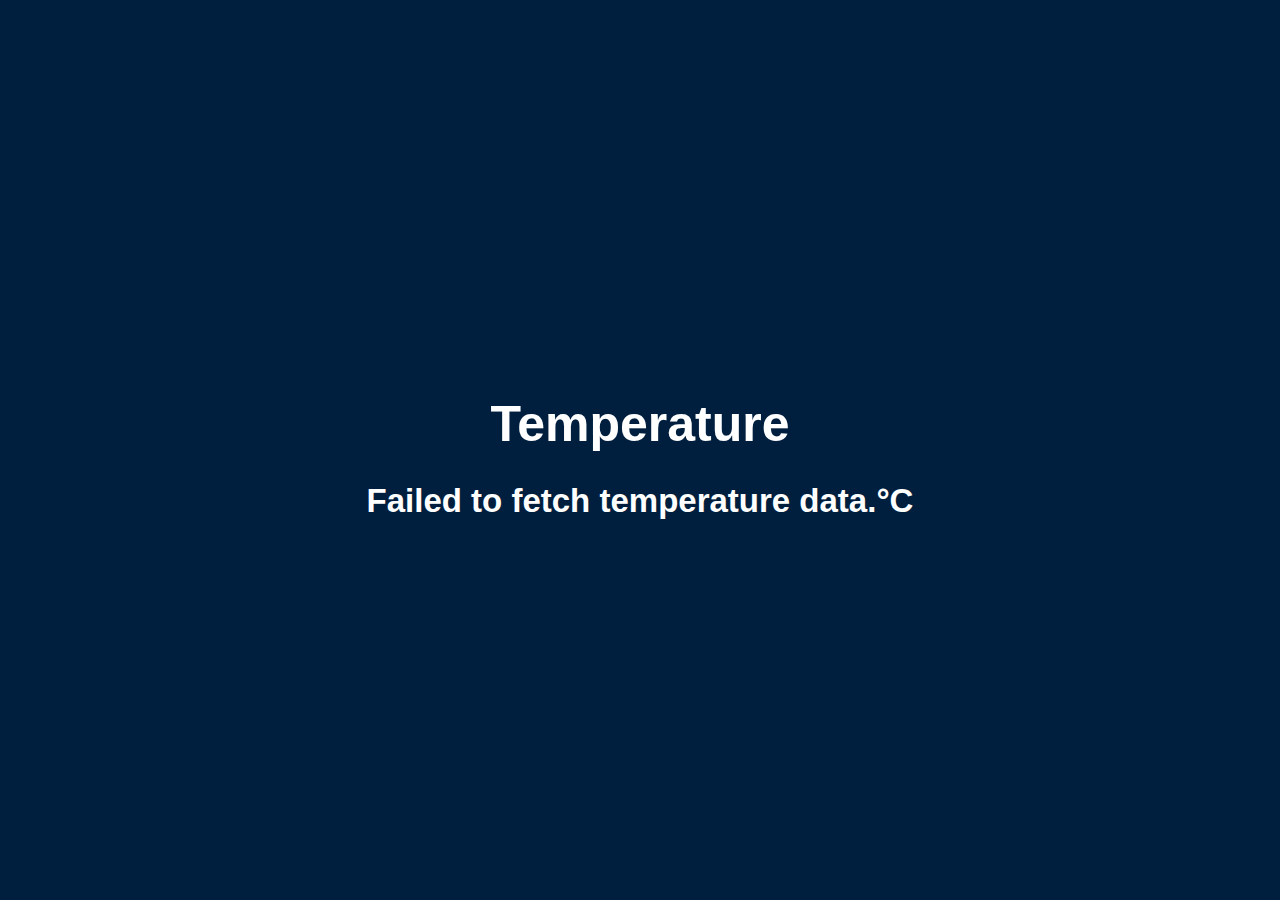
<file: index.html>
<!DOCTYPE html>
<html lang="en">
<head>
    <meta charset="UTF-8">
    <meta name="viewport" content="width=device-width, initial-scale=1.0">
    <title>Temperature</title>
    <link rel="stylesheet" href="styles.css">
</head>
<body>
    <div class="container">
        <h1>Temperature</h1><br>
        <div class="temperature-container"><br>
            <p><span id="temperature">--</span>°C</p>
        </div>
        <!-- <div class="index-Container">
            <img src="woman holding something.png" alt="Woman" class="floatImgWomanIndex">
            <div class="floatImgAll">
                <img src="partly cloudy day.png" alt="cloudy" class="image">
                <img src="storm.png" alt="storm" class="image">
                <img src="moon with cloud.png" alt="moon" class="image">
                <img src="snow.png" alt="snow" class="image">
            </div> -->
        </div>
    </div>

    <script src="script.js"></script>
</body>
</html>
</file>
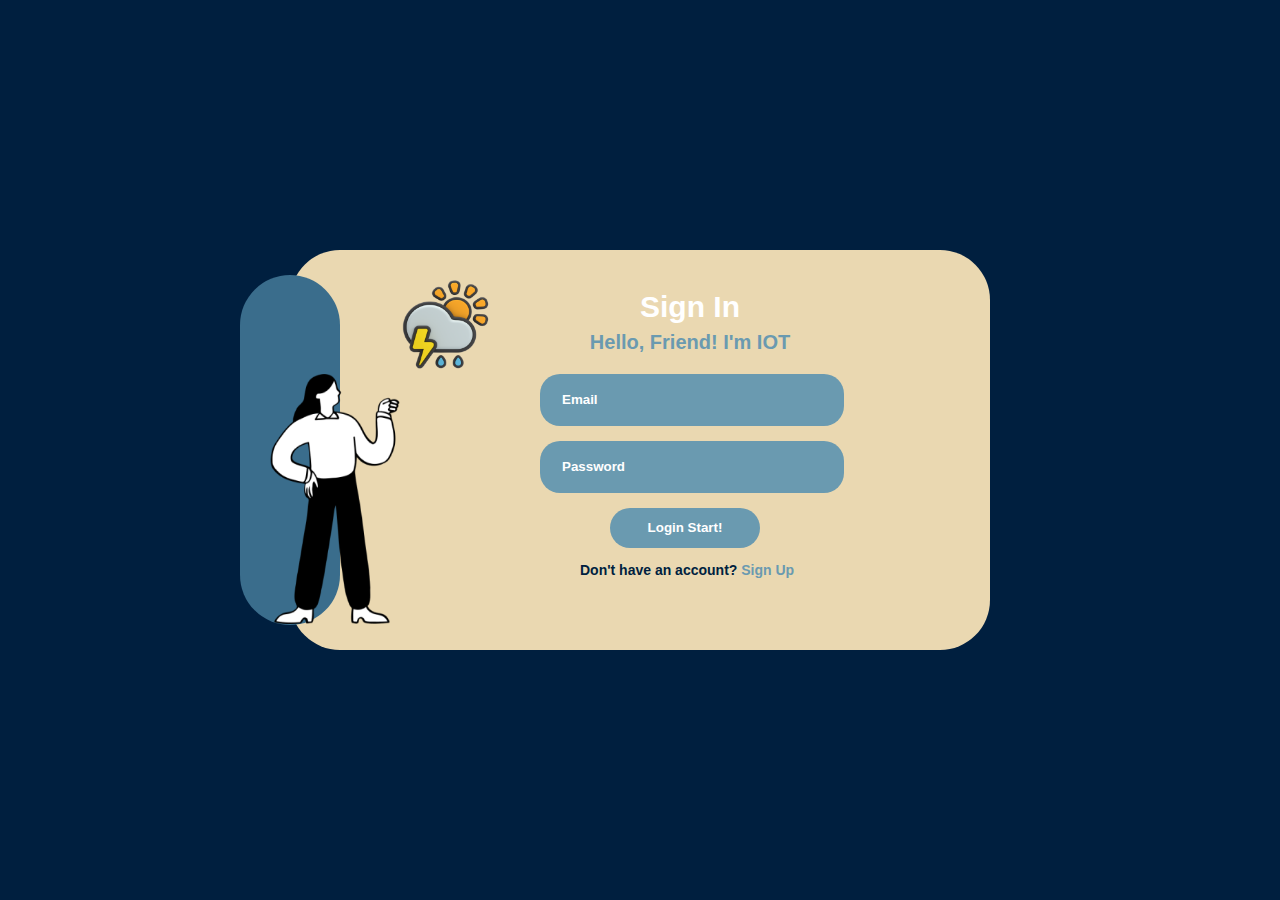
<file: login.html>
<!DOCTYPE html>
<html>
  <head>
    <title>Temperature Monitor</title>
    <link rel="stylesheet" href="styles.css">
  </head>

  <body>
    <div class="left-container"></div>
    <div class="login-container">
        <h1>Sign In</h1>
        <h2>Hello, Friend! I'm IOT</h2>
        <img src="Thunder Storm Day.png" alt="Cloud" class="floatImgCloud">
        <img src="woman holding something.png" alt="Woman" class="floatImgWoman">
        <form action="index.html" method="POST">    
            <input type="text" id="username" name="username" placeholder="Email" required>
            <input type="password" id="password" name="password" placeholder="Password" required>
            <button type="submit">Login Start!</button>
        </form>
        <p>Don't have an account? <a href="signup.html">Sign Up</a></p>
    </div>
  </body>
</html>
</file>
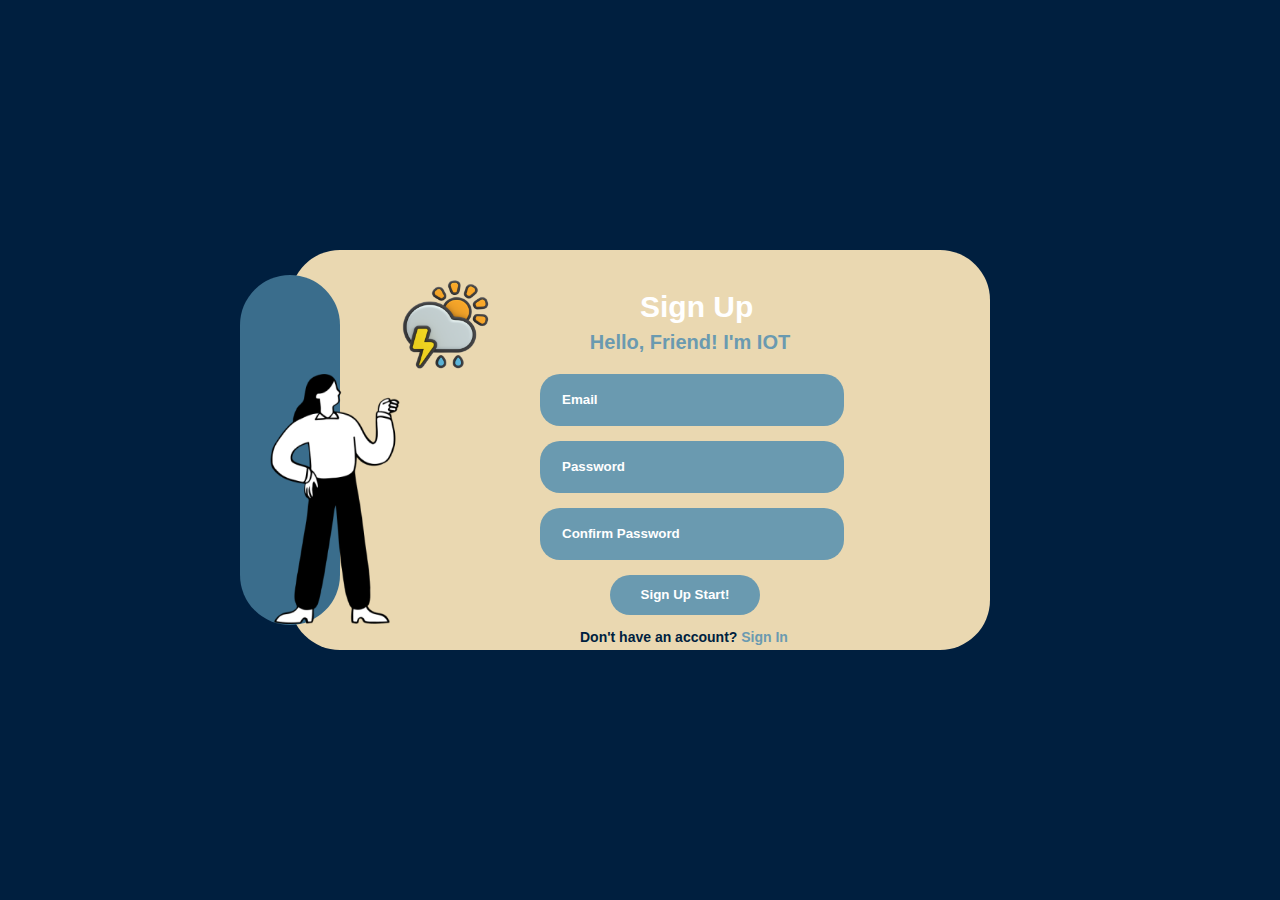
<file: signup.html>
<!DOCTYPE html>
<html>
  <head>
    <title>Temperature Monitor</title>
    <link rel="stylesheet" href="styles.css">
  </head>

  <body>
    <div class="left-container"></div>
    <div class="login-container">
        <h1>Sign Up</h1>
        <h2>Hello, Friend! I'm IOT</h2>
        <img src="Thunder Storm Day.png" alt="Cloud" class="floatImgCloud">
        <img src="woman holding something.png" alt="Woman" class="floatImgWoman">
        <form action="index.html" method="POST">
            <input type="text" id="username" name="username" placeholder="Email" required>
            <input type="password" id="password" name="password" placeholder="Password" required>
            <input type="password" id="password" name="password" placeholder="Confirm Password" required>
            <button type="submit">Sign Up Start! <a href="index.html"></a></button>
        </form>
        <p>Don't have an account? <a href="login.html">Sign In</a></p>
    </div>
  </body>
</html>
</file>
<file: styles.css>
/* ตั้งค่าพื้นฐาน */
/* body {
    font-family: Arial, sans-serif;
    background-color: #f0f8ff;
    margin: 0;
    padding: 0;
    display: flex;
    justify-content: center;
    align-items: center;
    height: 100vh;
} */

/* คอนเทนเนอร์ */
/* .container {
    text-align: center;
    background-color: #ffffff;
    border-radius: 10px;
    padding: 20px 40px;
    box-shadow: 0 4px 8px rgba(0, 0, 0, 0.2);
} */

/* หัวข้อ */
/* h1 {
    color: #333333;
    margin-bottom: 20px;
} */

/* ข้อความ */
/* p {
    font-size: 18px;
    color: #555555;
} */

/* อุณหภูมิ */
/* #tempearture {
    font-size: 24px;
    font-weight: bold;
    color: #007bff;
} */
/* General styling for the body */
body {
    font-family: Arial, Helvetica, sans-serif;
    background-color: #001f3f;
    display: flex;
    justify-content: center;
    align-items: center;
    height: 100vh;
    margin: 0;
  }
  .floatImgCloud {
    float: left;
    width: 150px;
    height: 100px;
    margin-top: -80px;
    margin-left: 80px;
    position: relative;
  }
  .floatImgWoman {
    float: left;
    width: 150px;
    height: 250px;
    margin-top: 20px;
    margin-left: -260px;
    position: relative;
    z-index: 10;
  }
  .left-container {
    background: #3a6d8c;
    border-radius: 50px;
    height: 350px;
    width: 100px;
    position: relative;
    right: 350px;
    z-index: 10;
  }
  .login-container {
    background: #ead8b1;
    border-radius: 50px;
    height: 400px;
    width: 700px;
    position: absolute;
  }
  .login-container h1 {
    font-size: 30px;
    margin-top: 40px;
    margin-bottom: -10px;
    margin-left: 350px;
  }
  .login-container h2 {
    color: #6a9ab0;
    font-size: 20px;
    margin-bottom: 0px;
    margin-left: 100px;
    text-align: center;
  }
  .login-container label {
    display: block;
    margin-bottom: 5px;
  }
  .login-container input {
    width: 300px;
    height: 50px;
    margin-bottom: 15px;
    border: 1px;
    background-color: #6a9ab0;
    border-radius: 20px;
    margin-left: 250px;
    text-indent: 20px;
  }
  input::placeholder {
    color: white;
    font-weight: bold;
  }
  .login-container button {
    width: 150px;
    height: 40px;
    background-color: #6a9ab0;
    color: white;
    border: none;
    border-radius: 20px;
    cursor: pointer;
    margin-left: 320px;
    font-weight: bold;
  }
  .login-container button:hover {
    background-color: #3a6d8c;
  }
  .login-container p {
    margin-left: 290px;
    font-size: 14px;
    color: #001f3f;
    font-weight: bold;
  }
  .login-container a {
    color: #6a9ab0;
    text-decoration: none;
    font-weight: bold;
  }
  
  .left-Container {
    background: #3a6d8c;
    border-radius: 50px;
    height: 500px;
    width: 150px;
    position: relative;
    right: 650px;
    z-index: 10;
  }
  .index-Container {
    background: #ead8b1;
    border-radius: 50px;
    height: 600px;
    width: 1300px;
    position: absolute;
  }
  .floatImgWomanIndex {
    float: left;
    width: 200px;
    height: 300px;
    margin-left: -30px;
    margin-top: 250px;
    position: relative;
    z-index: 10;
  }
  .floatImgAll{
    float: left;
    margin-top: 100px;
    margin-left: 100px;
  }
  h3{
    font-size: 100px;
    padding-top: 300px;
    padding-left: 550px;
    color: #001F3F;
  }

  /* General styling for the body */
body {
    font-family: Arial, Helvetica, sans-serif;
    background-color: #001f3f;
    display: flex;
    justify-content: center;
    align-items: center;
    height: 100vh;
    margin: 0;
    flex-direction: column; /* Align everything in a column */
  }
  
  /* Container for temperature value */
  .temperature-container {
    position: absolute;
    top: 50%;
    left: 50%;
    transform: translate(-50%, -50%);
    color: white;
    font-size: 33px;;
    font-weight: bold;
    z-index: 5;
    margin-top: 2rem;
  }
  
  /* Styling for the index container */
  .index-Container {
    display: flex;
    justify-content: center;
    align-items: center;
    flex-wrap: wrap;
    width: 100%;
    height: 100%;
  }
  
  /* Styling for woman image */
  .floatImgWomanIndex {
    width: 20vw;
    height: auto;
    position: absolute;
    top: 20%;
    left: 20%;
    z-index: 2;
  }
  
  /* Styling for image container */
  .floatImgAll {
    display: flex;
    justify-content: space-around;
    align-items: center;
    width: 100%;
    height: 100%;
    position: absolute;
    top: 50%;
    transform: translateY(-50%);
  }
  
  /*style h1*/
  h1 {
    font-size:50px;
    color: white;
    margin-top: 0rem;
    z-index: 3;
  }
</file>
